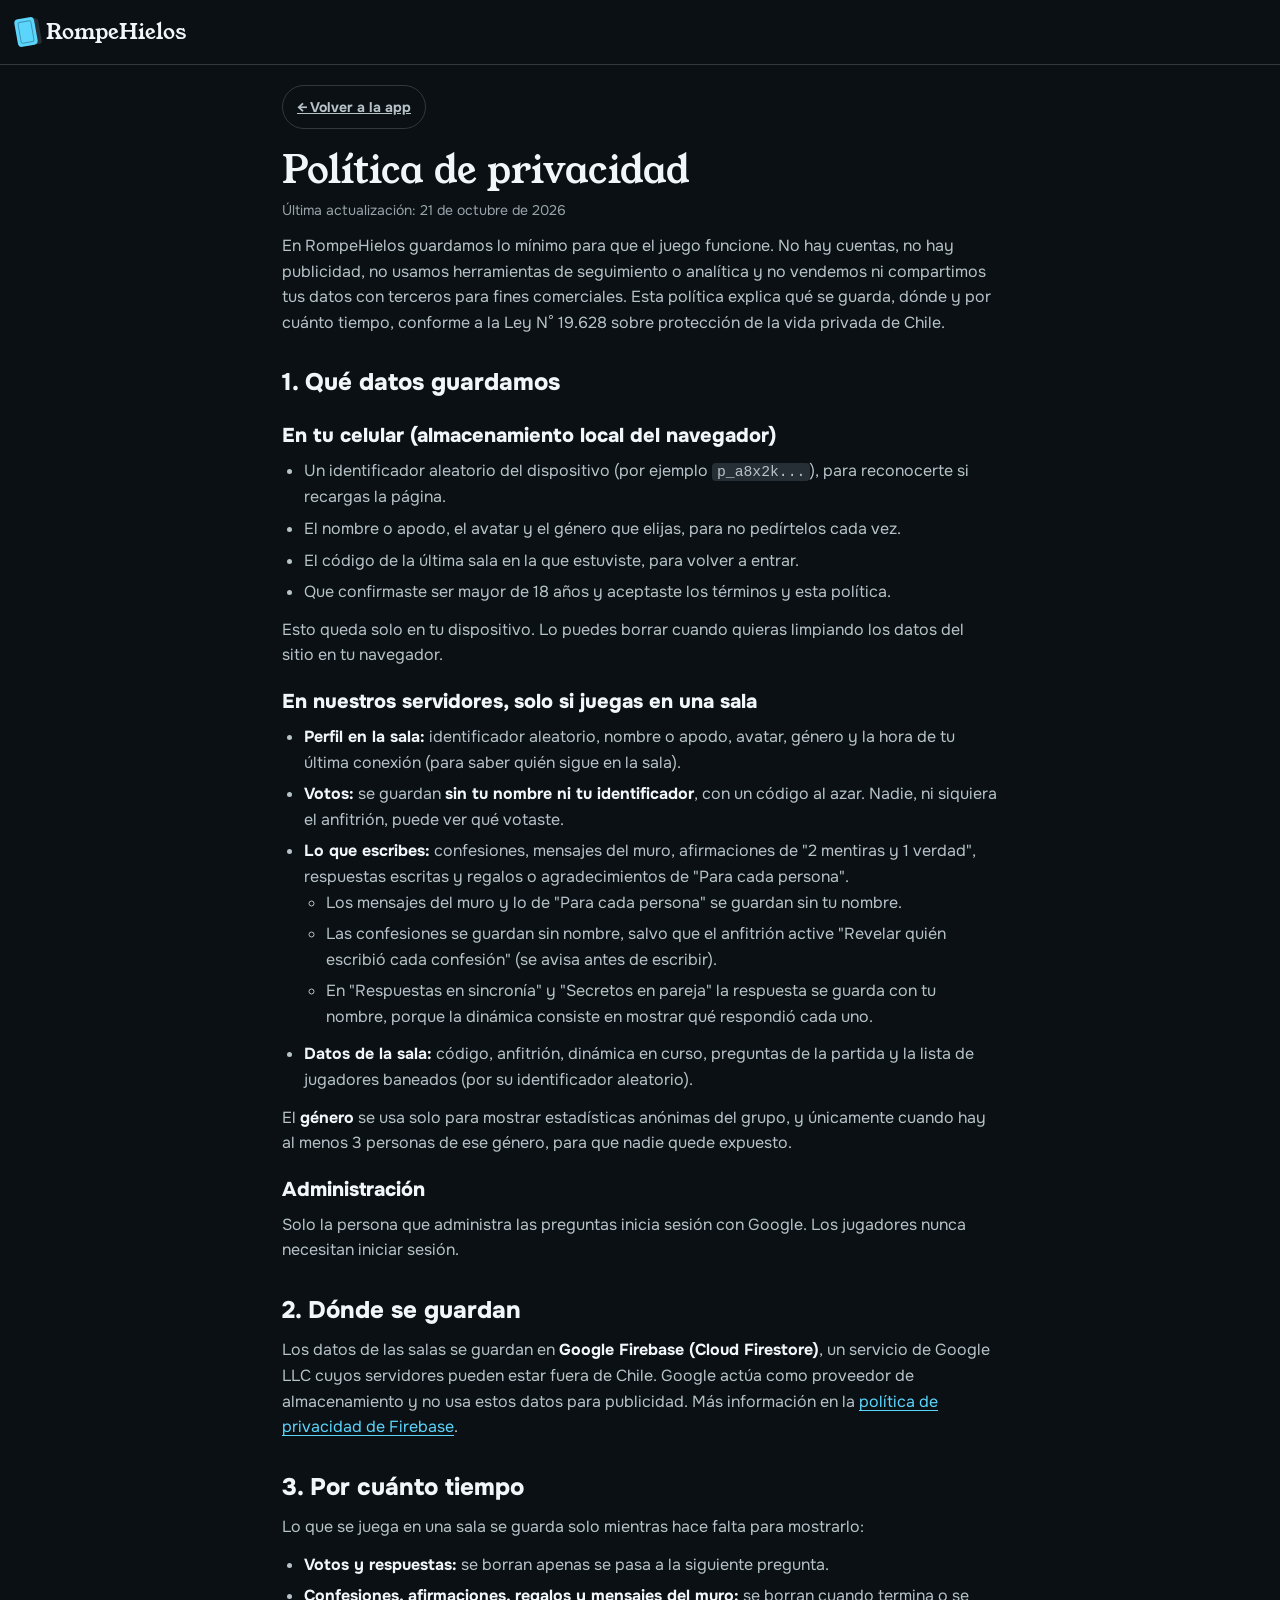
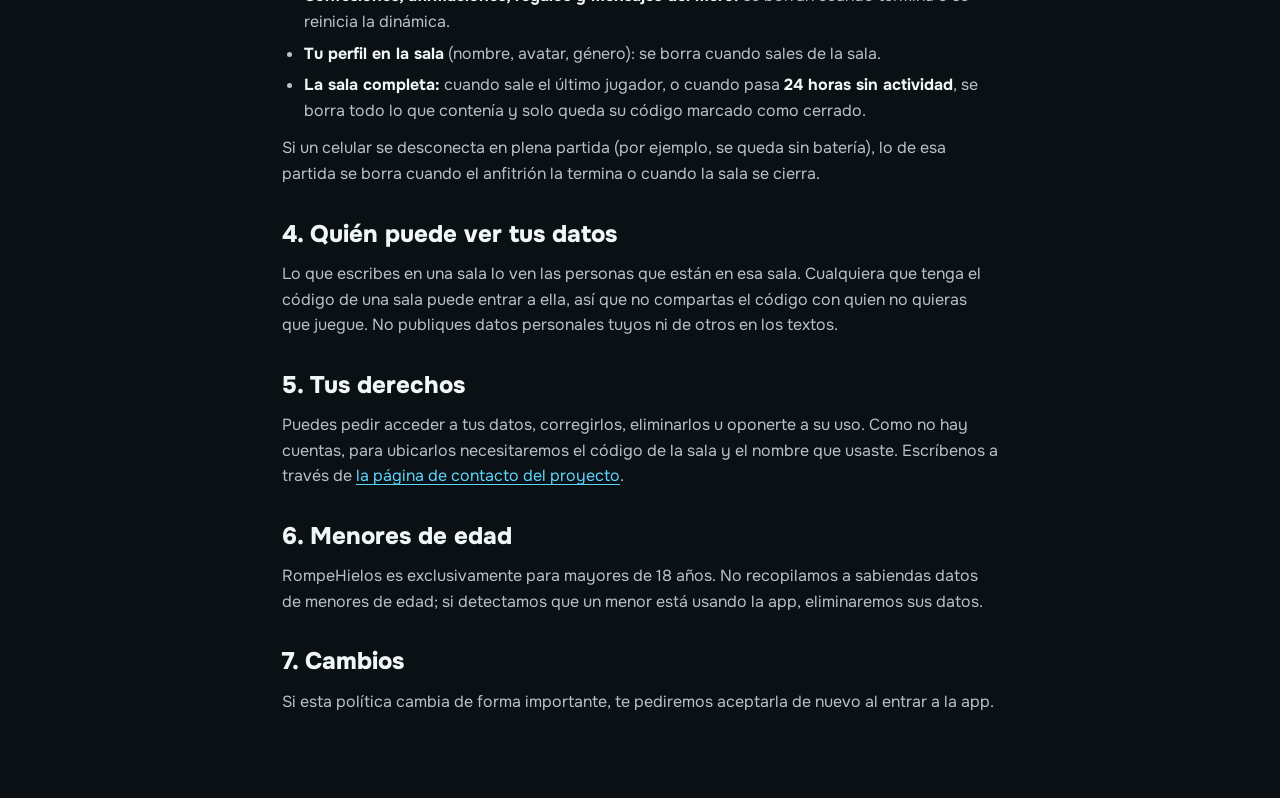
<file: privacidad.html>
<!DOCTYPE html>
<html lang="es">
<head>
  <meta charset="UTF-8">
  <meta name="viewport" content="width=device-width, initial-scale=1.0, viewport-fit=cover">
  <title>Política de privacidad · RompeHielos</title>
  <meta name="theme-color" content="#11161c">
  <link rel="stylesheet" href="style.css?v=20261022191912">
</head>
<body>
  <header class="app-header">
    <a class="brand" href="./">
      <span class="brand-mark" aria-hidden="true"></span>
      <span class="brand-title">RompeHielos</span>
    </a>
  </header>

  <main class="legal-page">
    <a class="back-btn" href="./">← Volver a la app</a>
    <h1>Política de privacidad</h1>
    <p class="legal-updated">Última actualización: 21 de octubre de 2026</p>

    <p>En RompeHielos guardamos lo mínimo para que el juego funcione. No hay cuentas, no hay publicidad, no usamos herramientas de seguimiento o analítica y no vendemos ni compartimos tus datos con terceros para fines comerciales. Esta política explica qué se guarda, dónde y por cuánto tiempo, conforme a la Ley N° 19.628 sobre protección de la vida privada de Chile.</p>

    <h2>1. Qué datos guardamos</h2>
    <h3>En tu celular (almacenamiento local del navegador)</h3>
    <ul>
      <li>Un identificador aleatorio del dispositivo (por ejemplo <code>p_a8x2k...</code>), para reconocerte si recargas la página.</li>
      <li>El nombre o apodo, el avatar y el género que elijas, para no pedírtelos cada vez.</li>
      <li>El código de la última sala en la que estuviste, para volver a entrar.</li>
      <li>Que confirmaste ser mayor de 18 años y aceptaste los términos y esta política.</li>
    </ul>
    <p>Esto queda solo en tu dispositivo. Lo puedes borrar cuando quieras limpiando los datos del sitio en tu navegador.</p>

    <h3>En nuestros servidores, solo si juegas en una sala</h3>
    <ul>
      <li><strong>Perfil en la sala:</strong> identificador aleatorio, nombre o apodo, avatar, género y la hora de tu última conexión (para saber quién sigue en la sala).</li>
      <li><strong>Votos:</strong> se guardan <strong>sin tu nombre ni tu identificador</strong>, con un código al azar. Nadie, ni siquiera el anfitrión, puede ver qué votaste.</li>
      <li><strong>Lo que escribes:</strong> confesiones, mensajes del muro, afirmaciones de "2 mentiras y 1 verdad", respuestas escritas y regalos o agradecimientos de "Para cada persona".
        <ul>
          <li>Los mensajes del muro y lo de "Para cada persona" se guardan sin tu nombre.</li>
          <li>Las confesiones se guardan sin nombre, salvo que el anfitrión active "Revelar quién escribió cada confesión" (se avisa antes de escribir).</li>
          <li>En "Respuestas en sincronía" y "Secretos en pareja" la respuesta se guarda con tu nombre, porque la dinámica consiste en mostrar qué respondió cada uno.</li>
        </ul>
      </li>
      <li><strong>Datos de la sala:</strong> código, anfitrión, dinámica en curso, preguntas de la partida y la lista de jugadores baneados (por su identificador aleatorio).</li>
    </ul>
    <p>El <strong>género</strong> se usa solo para mostrar estadísticas anónimas del grupo, y únicamente cuando hay al menos 3 personas de ese género, para que nadie quede expuesto.</p>

    <h3>Administración</h3>
    <p>Solo la persona que administra las preguntas inicia sesión con Google. Los jugadores nunca necesitan iniciar sesión.</p>

    <h2>2. Dónde se guardan</h2>
    <p>Los datos de las salas se guardan en <strong>Google Firebase (Cloud Firestore)</strong>, un servicio de Google LLC cuyos servidores pueden estar fuera de Chile. Google actúa como proveedor de almacenamiento y no usa estos datos para publicidad. Más información en la <a href="https://firebase.google.com/support/privacy" target="_blank" rel="noopener">política de privacidad de Firebase</a>.</p>

    <h2>3. Por cuánto tiempo</h2>
    <p>Lo que se juega en una sala se guarda solo mientras hace falta para mostrarlo:</p>
    <ul>
      <li><strong>Votos y respuestas:</strong> se borran apenas se pasa a la siguiente pregunta.</li>
      <li><strong>Confesiones, afirmaciones, regalos y mensajes del muro:</strong> se borran cuando termina o se reinicia la dinámica.</li>
      <li><strong>Tu perfil en la sala</strong> (nombre, avatar, género): se borra cuando sales de la sala.</li>
      <li><strong>La sala completa:</strong> cuando sale el último jugador, o cuando pasa <strong>24 horas sin actividad</strong>, se borra todo lo que contenía y solo queda su código marcado como cerrado.</li>
    </ul>
    <p>Si un celular se desconecta en plena partida (por ejemplo, se queda sin batería), lo de esa partida se borra cuando el anfitrión la termina o cuando la sala se cierra.</p>

    <h2>4. Quién puede ver tus datos</h2>
    <p>Lo que escribes en una sala lo ven las personas que están en esa sala. Cualquiera que tenga el código de una sala puede entrar a ella, así que no compartas el código con quien no quieras que juegue. No publiques datos personales tuyos ni de otros en los textos.</p>

    <h2>5. Tus derechos</h2>
    <p>Puedes pedir acceder a tus datos, corregirlos, eliminarlos u oponerte a su uso. Como no hay cuentas, para ubicarlos necesitaremos el código de la sala y el nombre que usaste. Escríbenos a través de <a href="https://github.com/KuroroX2/rompehielos/issues" target="_blank" rel="noopener">la página de contacto del proyecto</a>.</p>

    <h2>6. Menores de edad</h2>
    <p>RompeHielos es exclusivamente para mayores de 18 años. No recopilamos a sabiendas datos de menores de edad; si detectamos que un menor está usando la app, eliminaremos sus datos.</p>

    <h2>7. Cambios</h2>
    <p>Si esta política cambia de forma importante, te pediremos aceptarla de nuevo al entrar a la app.</p>
  </main>
</body>
</html>
</file>
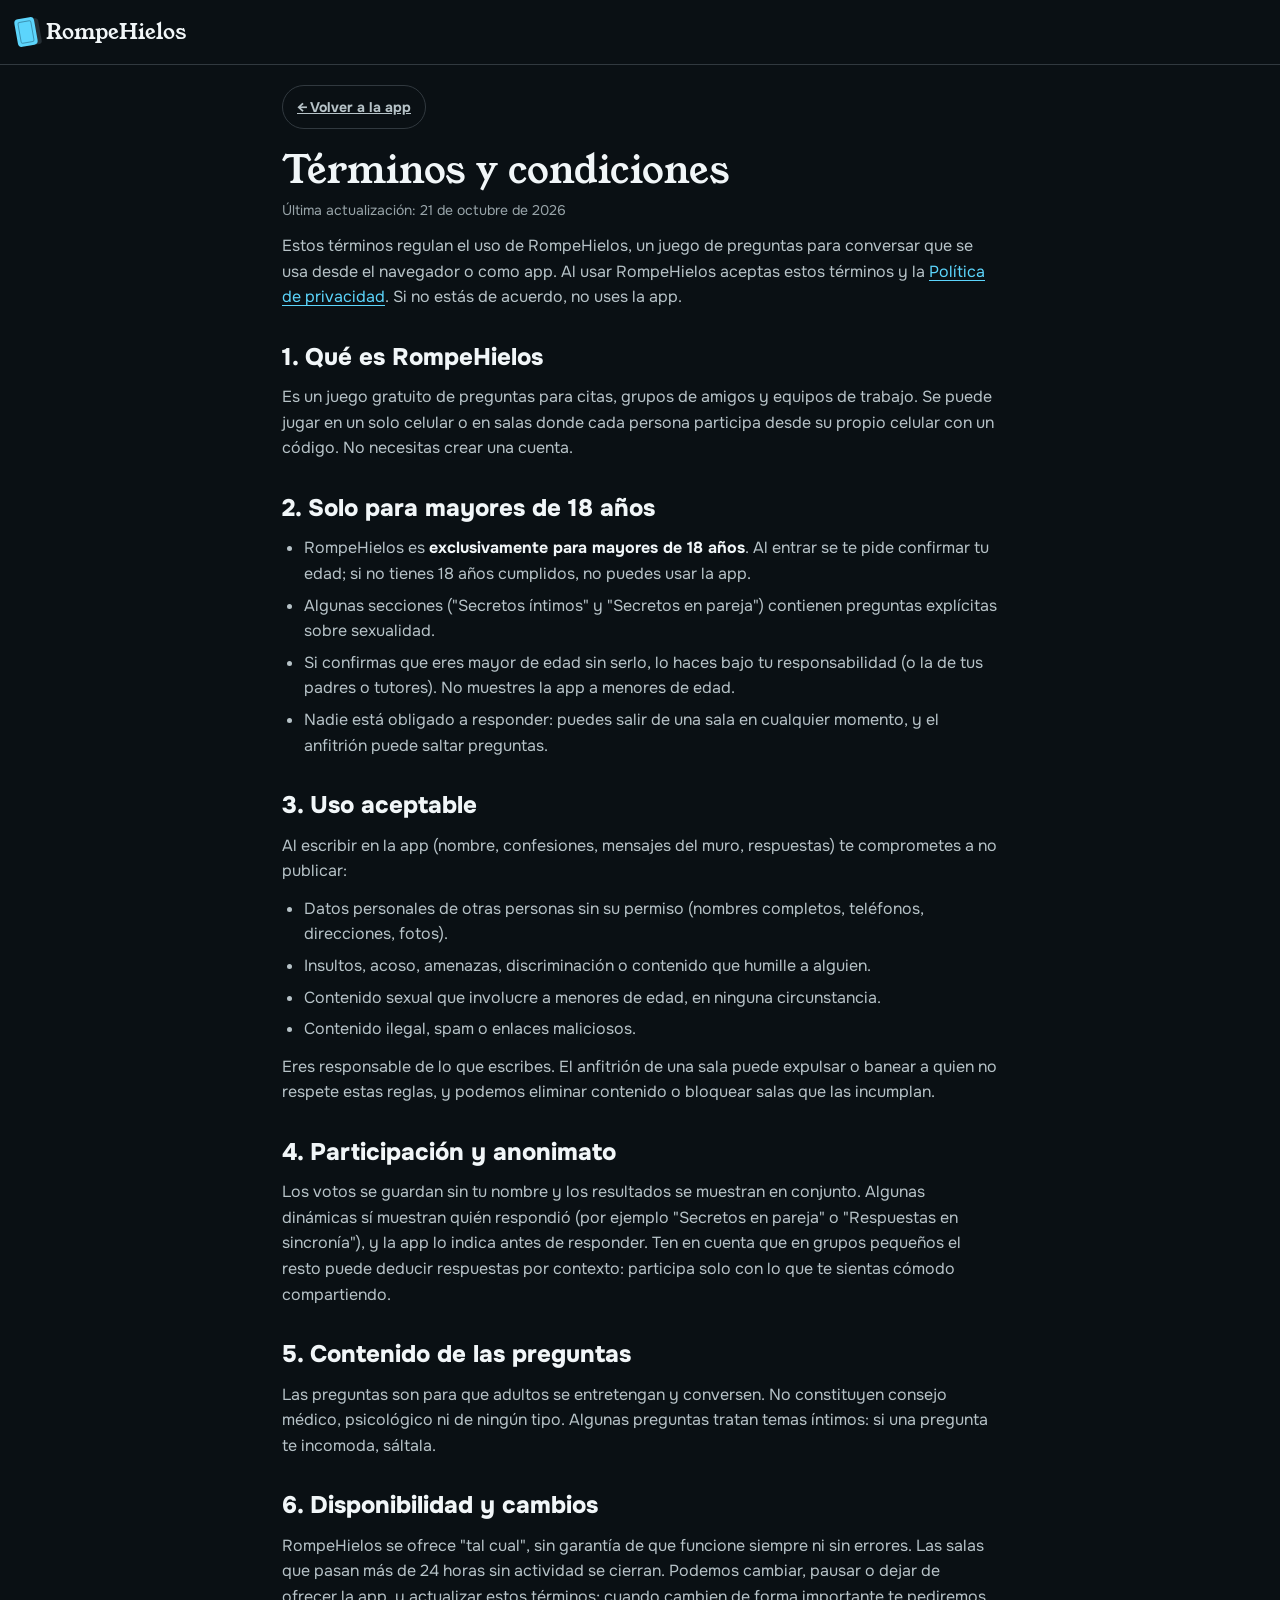
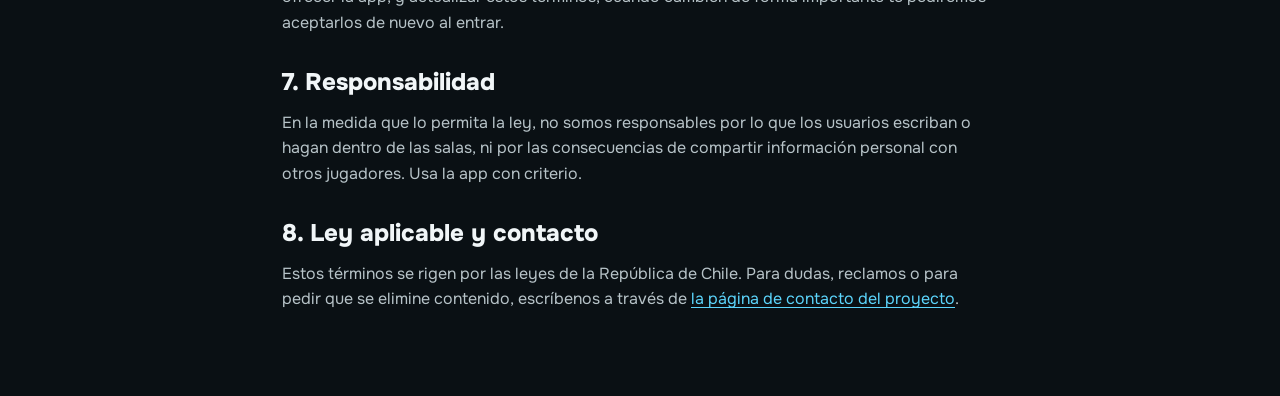
<file: terminos.html>
<!DOCTYPE html>
<html lang="es">
<head>
  <meta charset="UTF-8">
  <meta name="viewport" content="width=device-width, initial-scale=1.0, viewport-fit=cover">
  <title>Términos y condiciones · RompeHielos</title>
  <meta name="theme-color" content="#11161c">
  <link rel="stylesheet" href="style.css?v=20261022191912">
</head>
<body>
  <header class="app-header">
    <a class="brand" href="./">
      <span class="brand-mark" aria-hidden="true"></span>
      <span class="brand-title">RompeHielos</span>
    </a>
  </header>

  <main class="legal-page">
    <a class="back-btn" href="./">← Volver a la app</a>
    <h1>Términos y condiciones</h1>
    <p class="legal-updated">Última actualización: 21 de octubre de 2026</p>

    <p>Estos términos regulan el uso de RompeHielos, un juego de preguntas para conversar que se usa desde el navegador o como app. Al usar RompeHielos aceptas estos términos y la <a href="privacidad.html">Política de privacidad</a>. Si no estás de acuerdo, no uses la app.</p>

    <h2>1. Qué es RompeHielos</h2>
    <p>Es un juego gratuito de preguntas para citas, grupos de amigos y equipos de trabajo. Se puede jugar en un solo celular o en salas donde cada persona participa desde su propio celular con un código. No necesitas crear una cuenta.</p>

    <h2>2. Solo para mayores de 18 años</h2>
    <ul>
      <li>RompeHielos es <strong>exclusivamente para mayores de 18 años</strong>. Al entrar se te pide confirmar tu edad; si no tienes 18 años cumplidos, no puedes usar la app.</li>
      <li>Algunas secciones ("Secretos íntimos" y "Secretos en pareja") contienen preguntas explícitas sobre sexualidad.</li>
      <li>Si confirmas que eres mayor de edad sin serlo, lo haces bajo tu responsabilidad (o la de tus padres o tutores). No muestres la app a menores de edad.</li>
      <li>Nadie está obligado a responder: puedes salir de una sala en cualquier momento, y el anfitrión puede saltar preguntas.</li>
    </ul>

    <h2>3. Uso aceptable</h2>
    <p>Al escribir en la app (nombre, confesiones, mensajes del muro, respuestas) te comprometes a no publicar:</p>
    <ul>
      <li>Datos personales de otras personas sin su permiso (nombres completos, teléfonos, direcciones, fotos).</li>
      <li>Insultos, acoso, amenazas, discriminación o contenido que humille a alguien.</li>
      <li>Contenido sexual que involucre a menores de edad, en ninguna circunstancia.</li>
      <li>Contenido ilegal, spam o enlaces maliciosos.</li>
    </ul>
    <p>Eres responsable de lo que escribes. El anfitrión de una sala puede expulsar o banear a quien no respete estas reglas, y podemos eliminar contenido o bloquear salas que las incumplan.</p>

    <h2>4. Participación y anonimato</h2>
    <p>Los votos se guardan sin tu nombre y los resultados se muestran en conjunto. Algunas dinámicas sí muestran quién respondió (por ejemplo "Secretos en pareja" o "Respuestas en sincronía"), y la app lo indica antes de responder. Ten en cuenta que en grupos pequeños el resto puede deducir respuestas por contexto: participa solo con lo que te sientas cómodo compartiendo.</p>

    <h2>5. Contenido de las preguntas</h2>
    <p>Las preguntas son para que adultos se entretengan y conversen. No constituyen consejo médico, psicológico ni de ningún tipo. Algunas preguntas tratan temas íntimos: si una pregunta te incomoda, sáltala.</p>

    <h2>6. Disponibilidad y cambios</h2>
    <p>RompeHielos se ofrece "tal cual", sin garantía de que funcione siempre ni sin errores. Las salas que pasan más de 24 horas sin actividad se cierran. Podemos cambiar, pausar o dejar de ofrecer la app, y actualizar estos términos; cuando cambien de forma importante te pediremos aceptarlos de nuevo al entrar.</p>

    <h2>7. Responsabilidad</h2>
    <p>En la medida que lo permita la ley, no somos responsables por lo que los usuarios escriban o hagan dentro de las salas, ni por las consecuencias de compartir información personal con otros jugadores. Usa la app con criterio.</p>

    <h2>8. Ley aplicable y contacto</h2>
    <p>Estos términos se rigen por las leyes de la República de Chile. Para dudas, reclamos o para pedir que se elimine contenido, escríbenos a través de <a href="https://github.com/KuroroX2/rompehielos/issues" target="_blank" rel="noopener">la página de contacto del proyecto</a>.</p>
  </main>
</body>
</html>
</file>
<file: style.css>
@import url('https://fonts.googleapis.com/css2?family=Onest:wght@400;500;600;700;800&family=Young+Serif&display=swap');

/* ==========================================================
   RompeHielos · "Cartas de juego"
   Mesa oscura y cálida + cartas de color sólido. Ver DESIGN.md
   ========================================================== */
:root {
  /* Mesa */
  --bg: oklch(0.17 0.012 235);
  --surface: oklch(0.215 0.013 235);
  --surface-2: oklch(0.26 0.015 235);
  --surface-3: oklch(0.30 0.016 235);
  --line: oklch(0.34 0.015 235);
  --line-strong: oklch(0.46 0.02 235);

  /* Texto */
  --ink: oklch(0.97 0.006 220);
  --ink-muted: oklch(0.81 0.015 225);
  --ink-dim: oklch(0.71 0.015 225);
  --ink-dark: oklch(0.20 0.03 235);

  /* Acento de interfaz: hielo (celeste) */
  --hielo: oklch(0.82 0.12 222);
  --hielo-hover: oklch(0.87 0.10 222);
  --hielo-ink: oklch(0.20 0.05 240);
  --hielo-soft: oklch(0.82 0.12 222 / 0.15);
  --hielo-line: oklch(0.82 0.12 222 / 0.55);

  /* Estados */
  --ok: oklch(0.80 0.15 150);
  --ok-soft: oklch(0.80 0.15 150 / 0.14);
  --ok-line: oklch(0.80 0.15 150 / 0.5);
  --warn: oklch(0.86 0.13 88);
  --warn-soft: oklch(0.86 0.13 88 / 0.13);
  --warn-line: oklch(0.86 0.13 88 / 0.5);
  --bad: oklch(0.72 0.17 22);
  --bad-soft: oklch(0.72 0.17 22 / 0.14);
  --bad-line: oklch(0.72 0.17 22 / 0.5);

  /* Colores para datos (barras, géneros, opciones). Los nombres viejos se mantienen porque app.js los usa */
  --cyan: oklch(0.80 0.10 200);
  --pink: oklch(0.76 0.14 350);
  --purple: oklch(0.76 0.11 300);
  --coral: oklch(0.74 0.15 25);
  --emerald: var(--ok);
  --amber: var(--warn);

  /* Carta por defecto: naipe claro */
  --card: oklch(0.95 0.015 220);
  --card-ink: var(--ink-dark);

  --radius-sm: 8px;
  --radius-md: 14px;
  --radius-lg: 18px;
  --radius-card: 22px;
  --radius-pill: 999px;

  --shadow-card: 0 1px 0 oklch(0 0 0 / 0.25), 0 18px 36px -18px oklch(0 0 0 / 0.75);
  --ease-out: cubic-bezier(0.25, 1, 0.5, 1);

  --font-display: 'Young Serif', Georgia, serif;
  --font-body: 'Onest', system-ui, sans-serif;

  --z-header: 50;
  --z-modal: 100;
  --z-toast: 200;
}

/* ========== Mazos: un color por temática ========== */
[data-deck="citas_nivel1"]          { --card: oklch(0.89 0.07 215); --card-ink: oklch(0.22 0.05 235); }
[data-deck="citas_nivel2"]          { --card: oklch(0.85 0.09 188); --card-ink: oklch(0.22 0.05 200); }
[data-deck="citas_nivel3"]          { --card: oklch(0.45 0.13 255); --card-ink: oklch(0.97 0.01 230); }
[data-deck="dilemas_absurdos"]      { --card: oklch(0.88 0.10 165); --card-ink: oklch(0.22 0.05 170); }
[data-deck="amigos_fiesta"]         { --card: oklch(0.78 0.12 200); --card-ink: oklch(0.20 0.05 215); }
[data-deck="empresas_trabajo"]      { --card: oklch(0.76 0.07 240); --card-ink: oklch(0.20 0.04 245); }
[data-deck="quien_es_mas_probable"] { --card: oklch(0.83 0.08 280); --card-ink: oklch(0.22 0.05 280); }
[data-deck="reunion_hombres"]       { --card: oklch(0.72 0.12 255); --card-ink: oklch(0.18 0.05 260); }
[data-deck="reunion_mujeres"]       { --card: oklch(0.81 0.09 320); --card-ink: oklch(0.22 0.05 320); }
[data-deck="secretos_intimos"]      { --card: oklch(0.50 0.19 25);  --card-ink: oklch(0.97 0.01 30); }
[data-deck="confesiones"]           { --card: oklch(0.76 0.10 295); --card-ink: oklch(0.21 0.05 295); }
[data-deck="salas"]                 { --card: var(--hielo);           --card-ink: var(--hielo-ink); }

/* +18: el nivel manda sobre el mazo (1 verde → 5 rojo intenso; siempre con número y nombre) */
.lvl-1 { --card: oklch(0.80 0.14 150); --card-ink: oklch(0.21 0.04 150); --lvl: var(--card); }
.lvl-2 { --card: oklch(0.87 0.16 120); --card-ink: oklch(0.23 0.05 120); --lvl: var(--card); }
.lvl-3 { --card: oklch(0.82 0.15 78);  --card-ink: oklch(0.23 0.05 70);  --lvl: var(--card); }
.lvl-4 { --card: oklch(0.68 0.18 45);  --card-ink: oklch(0.18 0.04 40);  --lvl: var(--card); }
.lvl-5 { --card: oklch(0.50 0.21 27);  --card-ink: oklch(0.98 0.01 30);  --lvl: var(--card); }
.lvl-6 { --card: oklch(0.42 0.16 335); --card-ink: oklch(0.98 0.01 330); --lvl: var(--card); }

/* ========== Base ========== */
* {
  box-sizing: border-box;
  margin: 0;
  padding: 0;
  -webkit-tap-highlight-color: transparent;
}

[hidden] { display: none !important; }

html, body {
  min-height: 100vh;
  background-color: var(--bg);
  color: var(--ink);
  font-family: var(--font-body);
  /* clip (no hidden): hidden convierte al body en contenedor de scroll y rompe position: sticky */
  overflow-x: clip;
}

body { line-height: 1.45; }

button, input, select, textarea { font-family: inherit; }

:focus-visible {
  outline: 2px solid var(--hielo);
  outline-offset: 2px;
}

code {
  background: var(--surface-3);
  padding: 1px 5px;
  border-radius: 4px;
  font-size: 0.92em;
}

h1, h2, h3, h4 { text-wrap: balance; }

/* Ya no hay partículas: el contenedor queda vacío por compatibilidad */
.bg-particles { display: none; }

/* ========== Header ========== */
.app-header {
  position: sticky;
  top: 0;
  z-index: var(--z-header);
  display: flex;
  justify-content: space-between;
  align-items: center;
  padding: 10px 16px;
  background: var(--bg);
  border-bottom: 1px solid var(--line);
}

.brand {
  display: flex;
  align-items: center;
  gap: 10px;
  cursor: pointer;
}

/* Marca: una carta celeste inclinada */
.brand-mark {
  width: 20px;
  height: 28px;
  border-radius: 4px;
  background: var(--hielo);
  transform: rotate(-10deg);
  box-shadow: 5px 1px 0 -1px var(--surface-3);
  position: relative;
  flex-shrink: 0;
}

.brand-mark::before {
  content: "";
  position: absolute;
  inset: 3px;
  border: 1.5px solid oklch(0.20 0.05 240 / 0.35);
  border-radius: 2px;
}

.brand-icon { font-size: 24px; }

.brand-title {
  font-family: var(--font-display);
  font-weight: 400;
  font-size: 21px;
  color: var(--ink);
}

.nav-actions {
  display: flex;
  gap: 6px;
}

.btn-icon {
  background: transparent;
  border: 1px solid var(--line);
  color: var(--ink-muted);
  width: 44px;
  height: 44px;
  border-radius: 12px;
  display: flex;
  align-items: center;
  justify-content: center;
  cursor: pointer;
  font-size: 16px;
  transition: background 0.2s var(--ease-out), color 0.2s var(--ease-out), border-color 0.2s var(--ease-out);
}

.btn-icon svg { width: 20px; height: 20px; }

.btn-icon:hover {
  background: var(--surface-2);
  color: var(--ink);
  border-color: var(--line-strong);
}

/* ========== Layout ========== */
.app-container {
  position: relative;
  max-width: 960px;
  margin: 0 auto;
  padding: 20px 16px 72px;
}

.view-screen { display: none; }

.view-screen.active {
  display: block;
  animation: viewIn 0.22s var(--ease-out);
}

@keyframes viewIn {
  from { transform: translateY(6px); }
  to { transform: none; }
}

.center { text-align: center; }
.stack { display: flex; flex-direction: column; gap: 12px; }
.row-wrap { display: flex; flex-wrap: wrap; gap: 8px; margin: 12px 0; }
.row-center { display: flex; flex-wrap: wrap; gap: 12px; justify-content: center; }
.row-between { display: flex; justify-content: space-between; align-items: center; gap: 8px; }
.two-col { display: grid; grid-template-columns: 1fr 1fr; gap: 10px; margin: 14px 0 4px; }

/* ========== Tipografía común ========== */
.eyebrow {
  display: block;
  font-size: 13px;
  font-weight: 700;
  color: var(--ink-dim);
  margin-bottom: 6px;
}

.page-intro {
  text-align: center;
  max-width: 680px;
  margin: 0 auto 22px;
}

.page-title,
.panel-title {
  font-family: var(--font-display);
  font-weight: 400;
  text-align: center;
  line-height: 1.2;
}

.page-title { font-size: clamp(26px, 5vw, 34px); margin-bottom: 8px; }
.panel-title { font-size: 24px; margin-bottom: 8px; }
.panel-title.left { text-align: left; margin-bottom: 0; }

.page-desc,
.panel-desc {
  color: var(--ink-muted);
  font-size: 15px;
  line-height: 1.5;
  text-align: center;
  margin-bottom: 16px;
}

.panel-desc.left { text-align: left; }

.block-title {
  font-size: 15px;
  font-weight: 800;
  color: var(--ink);
  margin: 16px 0 8px;
}

.muted-small {
  font-size: 13px;
  color: var(--ink-muted);
  margin-top: 8px;
}

.field-label {
  display: block;
  font-size: 14px;
  font-weight: 700;
  color: var(--ink-muted);
  margin: 16px 0 6px;
}

/* Antes era texto con degradado: ahora un color sólido */
.text-gradient { color: var(--hielo); }

/* ========== Inicio ========== */
.hero {
  text-align: center;
  padding: 18px 0 24px;
}

.hero-pill { display: none; }

.hero-title {
  font-family: var(--font-display);
  font-size: clamp(34px, 9vw, 56px);
  font-weight: 400;
  line-height: 1.08;
  margin-bottom: 14px;
}

.hero-sub {
  color: var(--ink-muted);
  font-size: 16px;
  max-width: 460px;
  margin: 0 auto 28px;
  line-height: 1.55;
}

.mode-selection-grid {
  display: grid;
  grid-template-columns: repeat(auto-fit, minmax(260px, 1fr));
  gap: 18px;
  text-align: left;
}

/* Tarjeta base: cualquier "carta" de la app */
.mode-card,
.category-card,
.question-card-3d,
.question-hero,
.persona-hero {
  position: relative;
  background: var(--card);
  color: var(--card-ink);
  border-radius: var(--radius-card);
  box-shadow: var(--shadow-card);
}

/* Marco interior, como un naipe impreso */
.mode-card::before,
.category-card::before,
.question-card-3d::before,
.question-hero::before,
.persona-hero::before {
  content: "";
  position: absolute;
  inset: 7px;
  border: 1.5px solid color-mix(in oklch, var(--card-ink) 22%, transparent);
  border-radius: 16px;
  pointer-events: none;
}

.mode-card {
  padding: 22px 22px 18px;
  cursor: pointer;
  display: flex;
  flex-direction: column;
  min-height: 210px;
  transition: transform 0.3s var(--ease-out);
}

.mode-card.card-solo { --card: oklch(0.92 0.05 215); --card-ink: oklch(0.22 0.05 235); }
.mode-card.card-multi { --card: var(--hielo); --card-ink: var(--hielo-ink); }
.mode-card.card-tv { --card: oklch(0.85 0.09 188); --card-ink: oklch(0.22 0.05 200); }

.mode-card:nth-child(1) { transform: rotate(-1.2deg); }
.mode-card:nth-child(3) { transform: rotate(1deg); }

.mode-card:hover,
.mode-card:focus-visible {
  transform: translateY(-4px) rotate(0deg);
}

.card-header-icon,
.card-rank {
  font-family: var(--font-display);
  font-size: 30px;
  line-height: 1;
  margin-bottom: 14px;
}

.mode-card h2,
.mode-card h3 {
  font-family: var(--font-display);
  font-size: 24px;
  font-weight: 400;
  line-height: 1.15;
  margin-bottom: 8px;
}

.mode-card p {
  color: color-mix(in oklch, var(--card-ink) 82%, var(--card));
  font-size: 15px;
  line-height: 1.5;
  margin-bottom: 16px;
  flex: 1;
}

.mode-footer {
  display: flex;
  align-items: center;
  justify-content: space-between;
  padding-top: 12px;
  border-top: 1.5px solid color-mix(in oklch, var(--card-ink) 20%, transparent);
  font-size: 14px;
  font-weight: 600;
}

.mode-footer strong { font-weight: 800; }

/* ========== Chips de filtro (1 celular y TV) ========== */
.chip-row {
  display: flex;
  justify-content: center;
  gap: 8px;
  flex-wrap: wrap;
}

.chip-row.compact { gap: 6px; }

.filter-chip {
  min-height: 44px;
  background: transparent;
  border: 1.5px solid var(--line);
  color: var(--ink-muted);
  font-size: 14px;
  font-weight: 700;
  padding: 8px 14px;
  border-radius: var(--radius-pill);
  cursor: pointer;
  transition: background 0.2s var(--ease-out), color 0.2s var(--ease-out), border-color 0.2s var(--ease-out);
}

.chip-row.compact .filter-chip {
  min-height: 36px;
  font-size: 13px;
  padding: 6px 11px;
}

.filter-chip:hover {
  color: var(--ink);
  border-color: var(--line-strong);
}

.filter-chip.active {
  background: var(--ink);
  border-color: var(--ink);
  color: var(--bg);
}

/* ========== Categorías (mazos) ========== */
.categories-grid {
  display: grid;
  grid-template-columns: repeat(auto-fill, minmax(240px, 1fr));
  gap: 16px;
}

.category-card {
  padding: 20px 20px 16px;
  cursor: pointer;
  transition: transform 0.3s var(--ease-out);
  display: flex;
  flex-direction: column;
}

.category-card:hover,
.category-card:focus-visible {
  transform: translateY(-3px) rotate(-0.6deg);
}

.category-top {
  display: flex;
  align-items: flex-start;
  justify-content: space-between;
  margin-bottom: 10px;
}

.cat-emoji { font-size: 28px; line-height: 1; }

.cat-badge {
  font-size: 12px;
  font-weight: 800;
  padding: 3px 9px;
  border-radius: var(--radius-pill);
  background: color-mix(in oklch, var(--card-ink) 12%, transparent);
  color: var(--card-ink) !important;
}

.category-card h3,
.category-card h4 {
  font-family: var(--font-display);
  font-size: 21px;
  font-weight: 400;
  line-height: 1.2;
  margin-bottom: 6px;
}

.category-card p {
  color: color-mix(in oklch, var(--card-ink) 82%, var(--card));
  font-size: 14px;
  line-height: 1.45;
  margin-bottom: 12px;
  flex: 1;
}

.cat-counts {
  display: flex;
  gap: 6px;
  margin-bottom: 12px;
}

.count-chip {
  font-size: 12.5px;
  font-weight: 700;
  padding: 2px 9px;
  border-radius: var(--radius-pill);
  background: var(--surface-2);
  color: var(--ink-muted);
}

.category-card .count-chip {
  background: color-mix(in oklch, var(--card-ink) 12%, transparent);
  color: var(--card-ink);
}

.cat-meta {
  font-size: 13.5px;
  font-weight: 600;
  display: flex;
  justify-content: space-between;
  align-items: center;
  padding-top: 10px;
  border-top: 1.5px solid color-mix(in oklch, var(--card-ink) 20%, transparent);
}

.cat-meta strong { font-weight: 800; }

/* ========== Encabezados de pantalla ========== */
.game-header {
  display: flex;
  justify-content: space-between;
  align-items: center;
  gap: 8px;
  flex-wrap: wrap;
  margin-bottom: 16px;
}

.back-btn {
  display: inline-flex;
  align-items: center;
  gap: 6px;
  min-height: 44px;
  background: transparent;
  border: 1.5px solid var(--line);
  color: var(--ink-muted);
  font-size: 14px;
  font-weight: 700;
  padding: 8px 14px;
  border-radius: var(--radius-pill);
  cursor: pointer;
  transition: background 0.2s var(--ease-out), color 0.2s var(--ease-out);
}

.back-btn:hover {
  background: var(--surface-2);
  color: var(--ink);
}

.turn-pill {
  display: inline-flex;
  align-items: center;
  gap: 6px;
  color: var(--ink-muted);
  font-size: 14px;
  font-weight: 700;
  padding: 6px 4px;
}

.turn-pill.pill-purple { color: var(--ink-muted); }

/* ========== 1 celular: mesa ========== */
.solo-table-wrapper {
  max-width: 560px;
  margin: 0 auto;
  min-height: calc(100vh - 160px);
  min-height: calc(100dvh - 160px);
  display: flex;
  flex-direction: column;
  justify-content: space-between;
  gap: 12px;
}

.dual-side-bar {
  padding: 10px 16px;
  border-radius: var(--radius-md);
  font-size: 14px;
  font-weight: 700;
  display: flex;
  align-items: center;
  justify-content: space-between;
  transition: background 0.3s var(--ease-out), border-color 0.3s var(--ease-out), color 0.3s var(--ease-out);
  user-select: none;
  border: 1.5px solid var(--line);
  background: var(--surface);
  color: var(--ink-dim);
}

/* La barra superior está siempre rotada para que el Jugador 2, al otro lado de la mesa, la lea derecha */
.dual-side-bar.top-edge { transform: rotate(180deg); }

.dual-side-bar.active-player {
  border-color: var(--hielo-line);
  background: var(--hielo-soft);
  color: var(--ink);
}

.player-status-badge {
  display: inline-flex;
  align-items: center;
  gap: 8px;
}

.player-dot {
  width: 10px;
  height: 10px;
  border-radius: 50%;
}

.p1-dot { background: var(--hielo); }
.p2-dot { background: var(--pink); }

.solo-rotating-arena {
  flex: 1;
  display: flex;
  flex-direction: column;
  justify-content: center;
  gap: 14px;
  transition: transform 0.55s var(--ease-out);
}

.solo-rotating-arena.rotate-180 { transform: rotate(180deg); }

.question-card-3d {
  min-height: 360px;
  flex: 1;
  padding: 24px 22px;
  display: flex;
  flex-direction: column;
  justify-content: space-between;
  user-select: none;
  cursor: pointer;
}

/* "Repartir" la carta al cambiar de pregunta */
.question-card-3d.shake { animation: cardDeal 0.32s var(--ease-out); }

@keyframes cardDeal {
  from { transform: translateX(18px) rotate(2.5deg); }
  to { transform: none; }
}

.card-category-indicator {
  display: flex;
  align-items: center;
  justify-content: space-between;
  gap: 8px;
  flex-wrap: wrap;
  font-size: 13px;
  font-weight: 800;
  color: var(--card-ink);
}

#solo-cat-badge { color: var(--card-ink) !important; }

.card-question-container {
  flex: 1;
  display: flex;
  align-items: center;
  justify-content: center;
  padding: 24px 4px;
}

.card-question-text {
  font-family: var(--font-display);
  font-size: clamp(24px, 6.4vw, 34px);
  font-weight: 400;
  line-height: 1.28;
  text-align: center;
  text-wrap: balance;
  color: var(--card-ink);
}

.card-instructions {
  text-align: center;
  font-size: 13px;
  font-weight: 600;
  color: color-mix(in oklch, var(--card-ink) 75%, var(--card));
}

.card-actions-bar {
  display: flex;
  gap: 10px;
  justify-content: center;
  flex-wrap: wrap;
}

.type-badge {
  display: inline-block;
  font-size: 13px;
  font-weight: 800;
  background: var(--surface-2);
  color: var(--ink-muted);
  padding: 4px 11px;
  border-radius: var(--radius-pill);
}

/* Dentro de una carta, las etiquetas toman la tinta de la carta */
.question-card-3d .type-badge,
.question-hero .type-badge,
.persona-hero .type-badge {
  background: color-mix(in oklch, var(--card-ink) 12%, transparent);
  color: var(--card-ink);
}

.type-badge.is-choice { font-weight: 800; }

.type-badge.big {
  font-size: 15px;
  padding: 7px 16px;
  margin-bottom: 18px;
}

/* ========== Botones ========== */
.btn {
  min-height: 48px;
  font-weight: 700;
  font-size: 15.5px;
  padding: 12px 20px;
  border-radius: var(--radius-md);
  border: 1.5px solid transparent;
  cursor: pointer;
  display: inline-flex;
  align-items: center;
  justify-content: center;
  gap: 8px;
  color: var(--ink);
  transition: transform 0.2s var(--ease-out), background 0.2s var(--ease-out), border-color 0.2s var(--ease-out);
}

.btn:active:not(:disabled) { transform: scale(0.98); }

.btn:disabled {
  opacity: 0.55;
  cursor: not-allowed;
  transform: none !important;
}

.btn-sm { min-height: 44px; font-size: 14px; padding: 8px 14px; border-radius: 12px; }
.btn-xs { min-height: 36px; font-size: 13px; padding: 5px 10px; border-radius: 10px; }
.btn-block { width: 100%; }

/* Acción principal: ají sólido con texto oscuro */
.btn-primary,
.btn-purple {
  background: var(--hielo);
  color: var(--hielo-ink);
  font-weight: 800;
}

.btn-primary:hover:not(:disabled),
.btn-purple:hover:not(:disabled) { background: var(--hielo-hover); }

.btn-primary:disabled,
.btn-purple:disabled {
  background: var(--surface-2);
  color: var(--ink-muted);
  border-color: var(--line);
  opacity: 1;
}

.btn-whatsapp {
  background: oklch(0.78 0.17 150);
  color: oklch(0.20 0.05 150);
  font-weight: 800;
}

.btn-whatsapp:hover:not(:disabled) { background: oklch(0.82 0.16 150); }

.btn-secondary {
  background: var(--surface-2);
  border-color: var(--line);
}

.btn-secondary:hover:not(:disabled) {
  background: var(--surface-3);
  border-color: var(--line-strong);
}

.btn-danger {
  background: var(--bad-soft);
  color: var(--bad);
  border-color: var(--bad-line);
}

.btn-ghost {
  background: transparent;
  color: var(--ink-dim);
  font-size: 14px;
  margin-top: 16px;
}

.btn-ghost:hover { color: var(--bad); }

/* ========== Formularios ========== */
.input-field {
  width: 100%;
  min-height: 48px;
  background: var(--surface);
  border: 1.5px solid var(--line);
  border-radius: var(--radius-md);
  padding: 12px 15px;
  font-size: 16px;
  color: var(--ink);
  outline: none;
  transition: border-color 0.2s var(--ease-out);
}

.input-field::placeholder { color: var(--ink-dim); }

.input-field:focus { border-color: var(--hielo); }

textarea.input-field { resize: none; margin-bottom: 12px; }
select.input-field { cursor: pointer; }

.code-input {
  text-transform: uppercase;
  font-weight: 800;
  letter-spacing: 3px;
  text-align: center;
}

.join-row {
  display: flex;
  gap: 8px;
  margin-top: 12px;
}

.join-row .input-field { flex: 1; min-width: 0; }
.join-row.narrow { max-width: 420px; margin: 16px auto 0; }

.segmented {
  display: grid;
  grid-template-columns: repeat(3, 1fr);
  gap: 8px;
}

.segmented-opt {
  min-height: 46px;
  padding: 10px 6px;
  background: var(--surface);
  border: 1.5px solid var(--line);
  border-radius: var(--radius-md);
  font-size: 14px;
  font-weight: 700;
  color: var(--ink-muted);
  cursor: pointer;
  transition: background 0.2s var(--ease-out), border-color 0.2s var(--ease-out), color 0.2s var(--ease-out);
}

.segmented-opt:hover { border-color: var(--line-strong); }

.segmented-opt.selected {
  border-color: var(--hielo);
  background: var(--hielo-soft);
  color: var(--ink);
}

.switch-row {
  display: flex;
  align-items: center;
  justify-content: space-between;
  gap: 12px;
  background: var(--surface);
  border: 1px solid var(--line);
  padding: 12px 14px;
  border-radius: var(--radius-md);
  margin: 10px 0;
}

.switch-row label { cursor: pointer; }
.switch-row strong { display: block; font-size: 14.5px; }
.switch-row small { color: var(--ink-muted); font-size: 13px; }

.switch-row input[type="checkbox"] {
  width: 22px;
  height: 22px;
  accent-color: var(--hielo);
  cursor: pointer;
  flex-shrink: 0;
}

/* ========== Avisos ========== */
.notice {
  border-radius: var(--radius-md);
  padding: 10px 14px;
  margin: 12px 0;
  font-size: 14px;
  font-weight: 600;
  line-height: 1.45;
  text-align: center;
  border: 1.5px solid;
}

.notice-safe { background: var(--ok-soft); border-color: var(--ok-line); color: var(--ok); }
.notice-warn { background: var(--warn-soft); border-color: var(--warn-line); color: var(--warn); }
.notice-info { background: var(--surface); border-color: var(--line); color: var(--ink-muted); text-align: left; }

/* ========== Salas ========== */
.room-box {
  background: var(--surface);
  border: 1px solid var(--line);
  border-radius: var(--radius-card);
  padding: 24px 20px;
  max-width: 580px;
  margin: 0 auto;
}

.room-box.inner { margin-bottom: 16px; }

.section-block {
  border-top: 1px solid var(--line);
  margin-top: 18px;
  padding-top: 6px;
}

/* El código de la sala es una carta celeste */
.room-code-badge {
  display: block;
  width: 100%;
  position: relative;
  background: var(--hielo);
  color: var(--hielo-ink);
  border: none;
  border-radius: var(--radius-lg);
  padding: 16px;
  margin: 6px 0 4px;
  cursor: pointer;
  box-shadow: var(--shadow-card);
  transition: transform 0.2s var(--ease-out);
}

.room-code-badge::before {
  content: "";
  position: absolute;
  inset: 6px;
  border: 1.5px dashed oklch(0.20 0.05 240 / 0.35);
  border-radius: 12px;
  pointer-events: none;
}

.room-code-badge:hover { transform: translateY(-2px); }

.room-code-value {
  display: block;
  font-size: 40px;
  font-weight: 800;
  letter-spacing: 0.16em;
  line-height: 1.15;
}

.room-code-hint {
  font-size: 13px;
  font-weight: 700;
}

.avatar-selector {
  display: flex;
  gap: 10px;
  overflow-x: auto;
  padding: 6px 4px;
  scrollbar-width: none;
}

.avatar-selector::-webkit-scrollbar { display: none; }

.avatar-opt {
  font-size: 24px;
  background: var(--surface-2);
  border: 2px solid transparent;
  border-radius: 50%;
  width: 48px;
  height: 48px;
  display: flex;
  align-items: center;
  justify-content: center;
  cursor: pointer;
  flex-shrink: 0;
  transition: border-color 0.2s var(--ease-out), transform 0.2s var(--ease-out);
}

.avatar-opt.selected {
  border-color: var(--hielo);
  background: var(--hielo-soft);
  transform: scale(1.08);
}

.players-pill-list {
  display: flex;
  flex-wrap: wrap;
  gap: 8px;
  margin: 6px 0;
}

.players-pill-list.center-list {
  justify-content: center;
  max-width: 760px;
  margin: 24px auto 0;
}

.player-chip {
  display: inline-flex;
  align-items: center;
  gap: 6px;
  min-height: 36px;
  background: var(--surface-2);
  border: 1px solid var(--line);
  padding: 6px 12px;
  border-radius: var(--radius-pill);
  font-size: 14px;
  font-weight: 600;
}

.player-chip.is-host {
  border-color: var(--warn-line);
  color: var(--warn);
}

.dynamics-grid {
  display: grid;
  grid-template-columns: repeat(auto-fit, minmax(200px, 1fr));
  gap: 10px;
  margin: 12px 0 16px;
}

.dynamic-card-radio {
  text-align: left;
  background: var(--surface-2);
  border: 1.5px solid var(--line);
  border-radius: var(--radius-md);
  padding: 13px;
  cursor: pointer;
  color: var(--ink);
  transition: background 0.2s var(--ease-out), border-color 0.2s var(--ease-out);
  display: flex;
  flex-direction: column;
  gap: 3px;
}

.dynamic-card-radio:hover { border-color: var(--line-strong); }

.dynamic-card-radio.selected {
  border-color: var(--hielo);
  background: var(--hielo-soft);
}

.dyn-icon { font-size: 22px; }
.dynamic-card-radio strong { font-size: 15px; }
.dynamic-card-radio small { color: var(--ink-muted); font-size: 13px; line-height: 1.4; }

.waiting {
  text-align: center;
  padding: 22px 0;
  color: var(--ink-muted);
  font-size: 15px;
}

.waiting.compact {
  padding: 12px;
  font-size: 14px;
  background: var(--surface-2);
  border-radius: var(--radius-md);
}

.waiting.compact:empty { display: none; }

.status-chips {
  display: flex;
  flex-wrap: wrap;
  justify-content: center;
  gap: 6px;
  margin: 14px 0 0;
}

.status-chip {
  font-size: 13px;
  font-weight: 700;
  padding: 5px 11px;
  border-radius: var(--radius-pill);
  background: var(--surface);
  border: 1px solid var(--line);
  color: var(--ink-muted);
}

.status-chip.is-done {
  background: var(--ok-soft);
  border-color: var(--ok-line);
  color: var(--ok);
}

.status-chip.is-turn {
  background: var(--hielo-soft);
  border-color: var(--hielo-line);
  color: var(--ink);
}

.answer-people {
  display: flex;
  flex-wrap: wrap;
  gap: 6px;
}

.waiting-icon {
  font-size: 32px;
  margin-bottom: 8px;
}

/* ========== Juego en sala ========== */
.game-dynamic-box {
  max-width: 600px;
  margin: 0 auto;
}

.question-hero {
  padding: 26px 22px 30px;
  text-align: center;
  margin-bottom: 14px;
}

.question-hero .type-badge { margin-bottom: 16px; }

.question-hero-text {
  font-family: var(--font-display);
  font-size: clamp(23px, 6vw, 32px);
  font-weight: 400;
  line-height: 1.28;
  text-wrap: balance;
  color: var(--card-ink);
}

.question-hero.purple { --card: oklch(0.76 0.10 295); --card-ink: oklch(0.21 0.05 295); }

.voting-options-grid {
  display: grid;
  grid-template-columns: repeat(auto-fit, minmax(150px, 1fr));
  gap: 10px;
  margin: 14px 0;
}

.vote-btn {
  min-height: 52px;
  background: var(--surface);
  border: 1.5px solid var(--line);
  border-radius: var(--radius-md);
  padding: 14px;
  font-size: 16px;
  font-weight: 700;
  color: var(--ink);
  cursor: pointer;
  display: flex;
  align-items: center;
  justify-content: center;
  gap: 10px;
  transition: background 0.2s var(--ease-out), border-color 0.2s var(--ease-out), transform 0.2s var(--ease-out);
}

.vote-btn:hover {
  background: var(--surface-2);
  border-color: var(--hielo);
}

.vote-btn:active { transform: scale(0.98); }

.vote-btn.big { font-size: 19px; padding: 20px 12px; }
.vote-btn.big.yes { border-color: var(--ok-line); background: var(--ok-soft); }
.vote-btn.big.no { border-color: var(--bad-line); background: var(--bad-soft); }

.vote-btn.option {
  justify-content: flex-start;
  text-align: left;
  grid-column: 1 / -1;
}

.vote-btn.option.compact {
  grid-column: auto;
  font-size: 15px;
  padding: 12px;
}

.opt-letter {
  flex-shrink: 0;
  width: 30px;
  height: 30px;
  border-radius: 8px;
  background: var(--ink);
  color: var(--bg);
  display: inline-flex;
  align-items: center;
  justify-content: center;
  font-family: var(--font-display);
  font-size: 16px;
}

.vote-avatar { font-size: 22px; }

.voted-status {
  text-align: center;
  padding: 14px;
  color: var(--ok);
  font-weight: 700;
  background: var(--ok-soft);
  border: 1.5px solid var(--ok-line);
  border-radius: var(--radius-md);
  margin: 12px 0;
}

.progress-line {
  text-align: center;
  font-size: 14px;
  font-weight: 700;
  color: var(--ink-muted);
  margin: 10px 0;
}

.progress-line:empty { display: none; }

.speaker-card {
  text-align: center;
  background: var(--surface);
  border: 1.5px solid var(--line);
  border-radius: var(--radius-lg);
  padding: 18px;
  margin: 12px 0;
  color: var(--ink-muted);
  font-size: 14.5px;
}

.speaker-card.is-me {
  border-color: var(--hielo);
  background: var(--hielo-soft);
  color: var(--ink);
}

.speaker-name {
  font-family: var(--font-display);
  font-size: 28px;
  color: var(--ink);
  margin-bottom: 4px;
}

.results-box {
  border-top: 1px solid var(--line);
  margin-top: 12px;
  padding-top: 14px;
}

.results-headline {
  text-align: center;
  font-family: var(--font-display);
  font-size: 22px;
  font-weight: 400;
  line-height: 1.25;
  margin: 8px 0 12px;
}

.results-headline.subtle {
  font-family: var(--font-body);
  font-size: 15px;
  font-weight: 700;
  color: var(--ink-muted);
  background: var(--surface);
  border: 1.5px dashed var(--line-strong);
  border-radius: var(--radius-md);
  padding: 12px;
}

.results-bars-list {
  display: flex;
  flex-direction: column;
  gap: 10px;
  margin: 12px 0;
}

.result-row {
  background: var(--surface);
  border: 1px solid var(--line);
  border-radius: var(--radius-md);
  padding: 12px 14px;
}

.result-row.is-top { border-color: var(--hielo); background: var(--hielo-soft); }

.result-row-head {
  display: flex;
  justify-content: space-between;
  align-items: center;
  gap: 8px;
  font-size: 15px;
  font-weight: 700;
  margin-bottom: 8px;
}

.result-row-head strong { color: var(--ink-muted); font-size: 14px; white-space: nowrap; }

.result-track {
  background: var(--surface-3);
  height: 10px;
  border-radius: 5px;
  overflow: hidden;
}

/* El ancho lo pone app.js; la barra "crece" con transform para no recalcular el layout */
.result-fill {
  height: 100%;
  transform-origin: left center;
  animation: barGrow 0.7s var(--ease-out);
}

@keyframes barGrow {
  from { transform: scaleX(0); }
  to { transform: scaleX(1); }
}

.stat-pair {
  display: grid;
  grid-template-columns: 1fr 1fr;
  gap: 10px;
}

.stat-box {
  border-radius: var(--radius-md);
  padding: 14px;
  text-align: center;
  border: 1.5px solid;
  font-size: 14px;
  font-weight: 700;
  display: flex;
  flex-direction: column;
  gap: 2px;
}

.stat-box.yes { background: var(--ok-soft); border-color: var(--ok-line); color: var(--ok); }
.stat-box.no { background: var(--bad-soft); border-color: var(--bad-line); color: var(--bad); }

.stat-num {
  font-family: var(--font-display);
  font-size: 34px;
  line-height: 1.1;
}

.author-reveal {
  text-align: center;
  background: var(--surface);
  border: 1.5px solid var(--hielo);
  border-radius: var(--radius-lg);
  padding: 16px;
  margin: 14px 0;
}

.author-reveal .eyebrow { color: var(--ink-muted); }

/* Botones del anfitrión: pegados abajo, al alcance del pulgar */
.host-bar {
  position: sticky;
  bottom: 0;
  display: flex;
  flex-wrap: wrap;
  gap: 10px;
  margin-top: 18px;
  padding: 12px 0 calc(12px + env(safe-area-inset-bottom));
  background: linear-gradient(to top, var(--bg) 70%, transparent);
}

.host-bar:empty { display: none; }
.host-bar .btn { flex: 1 1 180px; }
.host-bar .muted-small { flex: 1; }
.host-bar .btn-skip { flex: 0 0 auto; }

/* 2 mentiras y 1 verdad */
.statement-input {
  background: var(--surface);
  border: 2px solid var(--line);
  border-radius: var(--radius-md);
  padding: 12px;
  margin-bottom: 12px;
  transition: border-color 0.2s var(--ease-out), background 0.2s var(--ease-out);
}

.statement-input.is-truth { border-color: var(--ok); background: var(--ok-soft); }
.statement-input.is-lie { border-color: var(--bad-line); background: var(--bad-soft); }

.statement-label {
  display: flex;
  justify-content: space-between;
  align-items: center;
  gap: 8px;
  font-size: 14px;
  font-weight: 800;
  margin-bottom: 8px;
}

.truth-toggle {
  min-height: 40px;
  font-size: 14px;
  font-weight: 800;
  padding: 8px 14px;
  border-radius: var(--radius-pill);
  cursor: pointer;
  border: 2px solid;
  min-width: 120px;
}

.is-truth .truth-toggle {
  background: var(--ok);
  border-color: var(--ok);
  color: oklch(0.20 0.05 150);
}

.is-lie .truth-toggle {
  background: transparent;
  border-color: var(--bad);
  color: var(--bad);
}

.statement-list {
  display: flex;
  flex-direction: column;
  gap: 10px;
  margin: 14px 0;
  text-align: left;
}

.statement-result {
  background: var(--surface);
  border: 1.5px solid var(--line);
  border-radius: var(--radius-md);
  padding: 14px;
  display: flex;
  flex-direction: column;
  gap: 4px;
  font-size: 16px;
}

.statement-result.is-true { border-color: var(--ok); background: var(--ok-soft); }
.statement-result.is-false { border-color: var(--bad-line); background: var(--bad-soft); }
.statement-meta { font-size: 13px; font-weight: 800; color: var(--ink-muted); }
.statement-result.is-true .statement-meta { color: var(--ok); }
.statement-result.is-false .statement-meta { color: var(--bad); }

/* Elegir juego: resumen y tipos de pregunta */
.selected-dynamic {
  display: flex;
  align-items: center;
  gap: 12px;
  background: var(--hielo-soft);
  border: 1.5px solid var(--hielo-line);
  border-radius: var(--radius-md);
  padding: 12px 14px;
  margin-bottom: 8px;
}

.selected-dynamic-info {
  display: flex;
  align-items: center;
  gap: 12px;
  flex: 1;
  min-width: 0;
}

.selected-dynamic .btn { flex-shrink: 0; }
.selected-dynamic strong { display: block; font-size: 16px; }
.selected-dynamic small { color: var(--ink-muted); font-size: 13px; }

.type-toggle-list {
  display: flex;
  flex-direction: column;
  gap: 8px;
}

.type-toggle {
  display: flex;
  align-items: center;
  gap: 12px;
  width: 100%;
  min-height: 52px;
  text-align: left;
  background: var(--surface-2);
  border: 1.5px solid var(--line);
  border-radius: var(--radius-md);
  padding: 12px 14px;
  color: var(--ink-muted);
  cursor: pointer;
  transition: background 0.2s var(--ease-out), border-color 0.2s var(--ease-out), color 0.2s var(--ease-out);
}

.type-toggle.selected {
  border-color: var(--hielo);
  background: var(--hielo-soft);
  color: var(--ink);
}

.type-check {
  flex-shrink: 0;
  width: 24px;
  height: 24px;
  border-radius: 7px;
  border: 2px solid var(--line-strong);
  display: inline-flex;
  align-items: center;
  justify-content: center;
  font-weight: 900;
  font-size: 14px;
}

.type-toggle.selected .type-check {
  background: var(--hielo);
  border-color: var(--hielo);
  color: var(--hielo-ink);
}

.type-icon { font-size: 22px; }
.type-text { flex: 1; }
.type-text strong { display: block; font-size: 15px; }
.type-text small { font-size: 13px; color: var(--ink-muted); }

.type-count {
  font-size: 13px;
  font-weight: 800;
  padding: 2px 9px;
  border-radius: var(--radius-pill);
  background: var(--surface-3);
}

#view-setup .room-box { max-width: 640px; }
.setup-players { margin: 0 0 10px; }

/* Respuestas en sincronía */
.answers-grid {
  display: grid;
  grid-template-columns: repeat(auto-fit, minmax(160px, 1fr));
  gap: 10px;
  margin: 14px 0;
}

.answer-card {
  background: var(--surface);
  border: 1.5px solid var(--line-strong);
  border-radius: var(--radius-md);
  padding: 14px;
  text-align: center;
}

.answer-card p {
  font-size: 18px;
  font-weight: 800;
  word-break: break-word;
}

/* Muro */
.wall-container {
  display: grid;
  grid-template-columns: repeat(auto-fill, minmax(200px, 1fr));
  gap: 14px;
  margin: 16px 0;
}

.wall-note {
  padding: 16px;
  border-radius: 6px;
  box-shadow: 0 10px 22px -12px oklch(0 0 0 / 0.7);
  font-size: 16px;
  line-height: 1.45;
  font-weight: 600;
  color: oklch(0.22 0.03 60);
  transform: rotate(var(--rot, -1.5deg));
  animation: noteIn 0.35s var(--ease-out);
  word-break: break-word;
}

.wall-note.color-yellow { background: oklch(0.92 0.12 98); }
.wall-note.color-pink { background: oklch(0.87 0.07 350); }
.wall-note.color-cyan { background: oklch(0.88 0.06 225); }
.wall-note.color-green { background: oklch(0.89 0.09 150); }
.wall-note.color-orange { background: oklch(0.87 0.09 60); }

@keyframes noteIn {
  from { transform: translateY(10px) rotate(var(--rot, -1.5deg)); }
  to { transform: rotate(var(--rot, -1.5deg)); }
}

/* ========== Modo TV ========== */
.tv-screen-layout {
  min-height: calc(100vh - 120px);
  display: flex;
  flex-direction: column;
  gap: 16px;
}

.tv-top-bar {
  display: flex;
  justify-content: space-between;
  align-items: center;
  gap: 16px;
  flex-wrap: wrap;
  background: var(--surface);
  padding: 14px 22px;
  border-radius: var(--radius-lg);
  border: 1px solid var(--line);
}

.tv-brand { font-size: 24px; }

.tv-code-cta {
  display: flex;
  align-items: center;
  gap: 16px;
  margin-left: auto;
}

.tv-code-text { text-align: right; }

.tv-code-value {
  font-size: 40px;
  font-weight: 800;
  color: var(--hielo);
  letter-spacing: 0.12em;
}

.tv-qr-box {
  background: #fff;
  padding: 6px;
  border-radius: 8px;
}

.tv-qr-box img {
  width: 120px;
  height: 120px;
  display: block;
}

.tv-main-stage {
  flex: 1;
  display: flex;
  flex-direction: column;
  justify-content: center;
  align-items: center;
  text-align: center;
  padding: 20px 8px;
}

#tv-stage-room,
#tv-room-live {
  width: 100%;
  max-width: 950px;
}

.tv-emoji { font-size: 56px; margin-bottom: 10px; }

.tv-giant-text {
  font-family: var(--font-display);
  font-size: clamp(30px, 5vw, 60px);
  font-weight: 400;
  line-height: 1.2;
  color: var(--ink);
  margin: 0 auto 24px;
  text-wrap: balance;
}

.tv-results {
  max-width: 760px;
  margin: 0 auto;
  font-size: 18px;
}

#tv-room-live[class*="lvl-"] {
  border: 3px solid var(--lvl);
  border-radius: var(--radius-card);
  padding: 24px 16px;
}

/* ========== Modales ========== */
.modal-overlay {
  position: fixed;
  inset: 0;
  background: oklch(0.10 0.015 235 / 0.82);
  z-index: var(--z-modal);
  display: flex;
  align-items: center;
  justify-content: center;
  padding: 16px;
  opacity: 0;
  pointer-events: none;
  /* Cerrado no solo es invisible: tampoco se puede enfocar con el teclado */
  visibility: hidden;
  transition: opacity 0.2s var(--ease-out), visibility 0s linear 0.2s;
}

.modal-overlay.active {
  opacity: 1;
  pointer-events: auto;
  visibility: visible;
  transition: opacity 0.2s var(--ease-out), visibility 0s;
}

.modal-content {
  background: var(--surface);
  border: 1px solid var(--line);
  border-radius: var(--radius-card);
  max-width: 680px;
  width: 100%;
  max-height: 88vh;
  overflow-y: auto;
  padding: 24px;
}

.modal-content.small { max-width: 420px; }

.modal-header {
  display: flex;
  justify-content: space-between;
  align-items: center;
  margin-bottom: 16px;
}

/* ========== Admin ========== */
.admin-list {
  max-height: 420px;
  overflow-y: auto;
  display: flex;
  flex-direction: column;
  gap: 8px;
}

.admin-list-item {
  display: flex;
  align-items: flex-start;
  gap: 8px;
  padding: 10px 12px;
  background: var(--surface-2);
  border: 1px solid var(--line);
  border-radius: var(--radius-sm);
}

.admin-num {
  font-size: 12px;
  font-weight: 800;
  color: var(--ink-muted);
  min-width: 36px;
  text-align: center;
}

.admin-text {
  flex: 1;
  font-size: 14px;
  line-height: 1.4;
  display: flex;
  flex-direction: column;
  gap: 6px;
}

.admin-session { margin: 4px 0 8px; }

.admin-form {
  background: var(--surface-2);
  border: 1px solid var(--line);
  border-radius: var(--radius-md);
  padding: 12px;
  margin: 14px 0;
}

.admin-form .field-label { margin-top: 0; }
.admin-form textarea.input-field { margin-bottom: 8px; }
.admin-form > .input-field { margin-bottom: 8px; }

.admin-form-grid {
  display: grid;
  grid-template-columns: repeat(auto-fit, minmax(150px, 1fr));
  gap: 8px;
  margin-bottom: 8px;
}

.admin-form-grid label {
  font-size: 13px;
  font-weight: 700;
  color: var(--ink-muted);
  display: flex;
  flex-direction: column;
  gap: 4px;
}

.admin-form-grid .input-field,
.admin-filters .input-field {
  min-height: 44px;
  padding: 9px 10px;
  font-size: 15px;
}

.admin-filters {
  display: grid;
  grid-template-columns: 2fr 1fr 1fr;
  gap: 8px;
}

.admin-badges {
  display: flex;
  flex-wrap: wrap;
  gap: 4px;
}

.admin-badge {
  font-size: 12px;
  font-weight: 700;
  padding: 2px 8px;
  border-radius: var(--radius-pill);
  background: var(--surface-3);
  color: var(--ink-muted);
}

.admin-badge.is-new { background: var(--ok-soft); color: var(--ok); }
.admin-badge.is-edited { background: var(--warn-soft); color: var(--warn); }

/* ========== Toast y footer ========== */
.toast-notice {
  position: fixed;
  bottom: calc(24px + env(safe-area-inset-bottom));
  left: 50%;
  transform: translateX(-50%) translateY(16px);
  background: var(--ink);
  color: var(--bg);
  padding: 12px 20px;
  border-radius: var(--radius-pill);
  font-weight: 700;
  font-size: 15px;
  box-shadow: 0 12px 30px -10px oklch(0 0 0 / 0.7);
  z-index: var(--z-toast);
  opacity: 0;
  pointer-events: none;
  transition: transform 0.3s var(--ease-out), opacity 0.3s var(--ease-out);
  display: flex;
  align-items: center;
  gap: 8px;
  max-width: calc(100vw - 32px);
}

.toast-notice.show {
  transform: translateX(-50%) translateY(0);
  opacity: 1;
}

.app-footer {
  text-align: center;
  padding: 30px 16px 24px;
  color: var(--ink-dim);
  font-size: 14px;
  display: flex;
  flex-direction: column;
  gap: 10px;
  align-items: center;
  border-top: 1px solid var(--line);
}

.footer-links {
  display: flex;
  gap: 12px;
  align-items: center;
  flex-wrap: wrap;
  justify-content: center;
}

.footer-link-btn {
  background: none;
  border: none;
  color: var(--ink-muted);
  cursor: pointer;
  font-size: 14px;
  min-height: 44px;
  text-decoration: underline;
  text-underline-offset: 4px;
}

.footer-link-btn:hover { color: var(--hielo); }

/* ========== Experiencia (+18) ========== */
.vote-btn.exp-0 { border-color: var(--ok-line); background: var(--ok-soft); }
.vote-btn.exp-1 { border-color: var(--warn-line); background: var(--warn-soft); }
.vote-btn.exp-2 { border-color: var(--bad-line); background: var(--bad-soft); }
.vote-btn.exp-0, .vote-btn.exp-1, .vote-btn.exp-2 { justify-content: center; font-size: 17px; padding: 16px 12px; }

.result-track.stacked { display: flex; }
.result-track.stacked > div { height: 100%; }


/* ========== Para cada persona ========== */
.persona-block {
  background: var(--surface);
  border: 1px solid var(--line);
  border-radius: var(--radius-md);
  padding: 12px;
  margin-bottom: 12px;
}

.persona-name {
  font-family: var(--font-display);
  font-size: 20px;
  margin-bottom: 8px;
}

.persona-field-label {
  display: block;
  font-size: 13px;
  font-weight: 700;
  color: var(--ink-muted);
  margin: 8px 0 4px;
}

.persona-block textarea.input-field { margin-bottom: 0; }
.join-row.tight { margin-top: 0; }

.cartel-grid,
.cartel-reveal {
  display: flex;
  flex-wrap: wrap;
  gap: 6px;
}

.cartel-reveal { justify-content: center; margin: 12px 0; }

.cartel-chip {
  min-height: 40px;
  font-size: 14px;
  font-weight: 700;
  padding: 8px 12px;
  border-radius: var(--radius-pill);
  background: var(--surface-2);
  border: 1.5px solid var(--line);
  color: var(--ink);
  cursor: pointer;
  transition: background 0.15s var(--ease-out), border-color 0.15s var(--ease-out);
}

.cartel-chip:hover:not(:disabled) { border-color: var(--hielo); }

.cartel-chip.selected {
  background: var(--hielo);
  border-color: var(--hielo);
  color: var(--hielo-ink);
}

.cartel-chip:disabled { opacity: 0.35; cursor: not-allowed; }

.cartel-chip.big {
  font-size: 18px;
  padding: 12px 18px;
  background: var(--card);
  color: var(--card-ink);
  border-color: transparent;
  cursor: default;
}

.persona-hero {
  --card: oklch(0.86 0.08 200);
  --card-ink: oklch(0.22 0.05 215);
  text-align: center;
  padding: 24px 18px;
  margin-bottom: 12px;
}

.persona-hero .panel-title,
.persona-hero .persona-name { color: var(--card-ink); }
.persona-hero .eyebrow,
.persona-hero .panel-desc { color: color-mix(in oklch, var(--card-ink) 78%, var(--card)); }

.persona-hero.is-me { --card: var(--hielo); --card-ink: var(--hielo-ink); }
.persona-hero.is-me p { font-weight: 800; margin-top: 4px; }

.gift-list {
  display: flex;
  flex-direction: column;
  gap: 10px;
  margin: 12px 0;
}

.gift-card {
  position: relative;
  background: var(--surface);
  border: 1.5px solid var(--line-strong);
  border-radius: var(--radius-md);
  padding: 14px 16px;
  font-size: 16px;
  line-height: 1.45;
  animation: noteIn 0.3s var(--ease-out);
  --rot: 0deg;
}

.gift-card strong { display: block; font-size: 17px; }
.gift-card p { color: var(--ink); }
.gift-card strong + p { color: var(--ink-muted); margin-top: 4px; font-size: 15px; }

.gift-card.is-hidden {
  color: var(--ink-dim);
  font-style: italic;
  border-style: dashed;
  border-color: var(--line);
}

.gift-hide {
  position: absolute;
  top: 8px;
  right: 8px;
  font-size: 12.5px;
  font-weight: 700;
  padding: 5px 10px;
  border-radius: var(--radius-pill);
  border: 1px solid var(--line);
  background: var(--surface-2);
  color: var(--ink-muted);
  cursor: pointer;
}

.gift-hide:hover { color: var(--bad); border-color: var(--bad); }

/* Botón "listo": sin marcar es una invitación, marcado es un bloque verde sólido */
.ready-btn {
  background: var(--surface-2);
  border: 1.5px dashed var(--ok);
  color: var(--ok);
  margin-top: 6px;
  flex-direction: column;
  gap: 2px;
  padding: 14px 16px;
}

.ready-btn .ready-main { font-size: 16px; font-weight: 800; }
.ready-btn .ready-sub { font-size: 13px; font-weight: 600; opacity: 0.85; }

.ready-btn.is-ready {
  background: var(--ok);
  border: 1.5px solid var(--ok);
  color: oklch(0.20 0.05 150);
}

/* ========== Nivel de intensidad (+18) ========== */
.level-badge {
  display: inline-block;
  font-size: 14px;
  font-weight: 800;
  padding: 4px 12px;
  border-radius: var(--radius-pill);
  background: var(--card-ink);
  color: var(--card);
  margin: 0 6px 12px 0;
}

/* Jugadores que el anfitrión puede tocar para expulsar */
.kickable { cursor: pointer; transition: border-color 0.15s var(--ease-out), background 0.15s var(--ease-out); }
.kickable:hover { border-color: var(--bad); background: var(--bad-soft); }

.action-choice { flex-direction: column; gap: 2px; }
.action-choice small { font-size: 13px; font-weight: 600; opacity: 0.85; }

/* ========== Responsive ========== */
@media (max-width: 640px) {
  .question-card-3d { min-height: 320px; padding: 22px 18px; }
  .room-box { padding: 22px 16px; }
  .room-code-value { font-size: 34px; }
  .two-col { grid-template-columns: 1fr; }
  .tv-code-cta { margin-left: 0; }
  .tv-code-value { font-size: 28px; }
  .card-actions-bar .btn { flex: 1; padding: 12px 8px; font-size: 15px; }
  .admin-filters { grid-template-columns: 1fr 1fr; }
  .admin-filters input { grid-column: 1 / -1; }
  .mode-card:nth-child(1), .mode-card:nth-child(3) { transform: none; }
}

/* ========== Movimiento reducido ========== */
@media (prefers-reduced-motion: reduce) {
  .view-screen.active { animation: fadeOnly 0.15s linear; }
  .question-card-3d.shake { animation: fadeOnly 0.15s linear; }
  .solo-rotating-arena { transition: none; }
  .result-fill, .wall-note, .gift-card { animation: none; }
  .mode-card, .category-card, .btn, .vote-btn, .room-code-badge { transition: none; }
  .mode-card:hover, .category-card:hover, .room-code-badge:hover { transform: none; }
}

@keyframes fadeOnly {
  from { transform: none; }
  to { transform: none; }
}

/* ========== Entrada: mayoría de edad y términos ========== */
.gate-overlay { z-index: calc(var(--z-toast) + 1); background: var(--bg); }

.gate { text-align: center; }

.gate-mark {
  display: inline-block;
  width: 30px;
  height: 42px;
  border-radius: 6px;
  margin: 4px 0 14px;
}

.gate-check {
  display: flex;
  align-items: flex-start;
  gap: 12px;
  text-align: left;
  background: var(--surface-2);
  border: 1.5px solid var(--line);
  border-radius: var(--radius-md);
  padding: 13px 14px;
  margin-bottom: 10px;
  font-size: 15px;
  line-height: 1.4;
  cursor: pointer;
}

.gate-check:has(input:checked) { border-color: var(--hielo); background: var(--hielo-soft); }

.gate-check input {
  width: 22px;
  height: 22px;
  flex-shrink: 0;
  margin-top: 1px;
  accent-color: var(--hielo);
}

.gate-check a, .legal-page a:not(.back-btn) { color: var(--hielo); text-underline-offset: 3px; }
.gate .btn { margin-top: 6px; }

a.footer-link-btn { display: inline-flex; align-items: center; }

/* ========== Páginas legales ========== */
.legal-page {
  max-width: 68ch;
  margin: 0 auto;
  padding: 20px 16px 72px;
  font-size: 16px;
  line-height: 1.6;
  color: var(--ink-muted);
}

.legal-page h1 {
  font-family: var(--font-display);
  font-weight: 400;
  font-size: clamp(28px, 6vw, 38px);
  line-height: 1.15;
  color: var(--ink);
  margin: 20px 0 6px;
}

.legal-page h2 {
  font-size: 24px;
  font-weight: 800;
  color: var(--ink);
  margin: 28px 0 8px;
}

.legal-page h3 {
  font-size: 20px;
  font-weight: 800;
  color: var(--ink);
  margin: 18px 0 6px;
}

.legal-page p { margin-bottom: 12px; }
.legal-page ul { padding-left: 22px; margin-bottom: 12px; }
.legal-page li { margin-bottom: 6px; }
.legal-page strong { color: var(--ink); }
.legal-updated { font-size: 14px; color: var(--ink-dim); }
a.brand { text-decoration: none; color: inherit; }

/* Código de la sala visible durante el juego */
.invite-chip {
  display: inline-flex;
  align-items: center;
  gap: 8px;
  min-height: 40px;
  padding: 4px 6px 4px 12px;
  background: var(--surface-2);
  border: 1.5px solid var(--line);
  border-radius: var(--radius-pill);
  color: var(--ink);
  cursor: pointer;
  transition: border-color 0.2s var(--ease-out), background 0.2s var(--ease-out);
}

.invite-chip:hover { border-color: var(--hielo); }

.invite-code {
  font-size: 15px;
  font-weight: 800;
  letter-spacing: 0.12em;
}

.invite-label {
  font-size: 13px;
  font-weight: 800;
  padding: 5px 10px;
  border-radius: var(--radius-pill);
  background: var(--hielo);
  color: var(--hielo-ink);
}

.game-mode-pill {
  flex-basis: 100%;
  justify-content: center;
  order: 3;
}

/* ========== Empezar rápido y menú de juegos ========== */
.quick-start {
  flex-direction: column;
  gap: 2px;
  min-height: 64px;
  margin-bottom: 10px;
}

.quick-main { font-size: 17px; font-weight: 800; }
.quick-sub { font-size: 13px; font-weight: 600; opacity: 0.8; }

.dynamics-featured,
.dynamics-more {
  display: grid;
  grid-template-columns: repeat(auto-fit, minmax(200px, 1fr));
  gap: 10px;
}

.dynamics-featured .dynamic-card-radio { border-color: var(--line-strong); }

.more-games,
.step2-fold {
  margin-top: 12px;
  border: 1px solid var(--line);
  border-radius: var(--radius-md);
  background: var(--surface);
}

.more-games > summary,
.step2-fold > summary {
  min-height: 48px;
  display: flex;
  align-items: center;
  justify-content: space-between;
  gap: 8px;
  padding: 12px 14px;
  font-weight: 800;
  font-size: 15px;
  cursor: pointer;
  list-style: none;
}

.more-games > summary::-webkit-details-marker,
.step2-fold > summary::-webkit-details-marker { display: none; }

.more-games > summary::after,
.step2-fold > summary::after {
  content: "▾";
  color: var(--ink-dim);
  transition: transform 0.2s var(--ease-out);
}

.more-games[open] > summary::after,
.step2-fold[open] > summary::after { transform: rotate(180deg); }

.more-games > .dynamics-more,
.step2-fold > .type-toggle-list { padding: 0 10px 10px; }

.step2-fold { margin: 14px 0 0; }

/* Próximo juego que ven los invitados en la sala de espera */
.next-game {
  display: flex;
  align-items: center;
  gap: 12px;
  text-align: left;
  max-width: 420px;
  margin: 12px auto 0;
  padding: 12px 14px;
  background: var(--hielo-soft);
  border: 1.5px solid var(--hielo-line);
  border-radius: var(--radius-md);
  color: var(--ink);
}

.next-game strong { display: block; font-size: 16px; }
.next-game small { color: var(--ink-muted); font-size: 13px; }

/* El botón de empezar queda siempre al alcance del pulgar mientras se ajusta el juego */
#btn-start-dynamic {
  position: sticky;
  bottom: calc(12px + env(safe-area-inset-bottom));
  z-index: 5;
  margin-top: 16px;
  box-shadow: 0 10px 24px -8px oklch(0 0 0 / 0.8);
}

/* ========== Revelación: la frase primero, grande; las barras llegan después ========== */
.reveal-headline {
  font-family: var(--font-display);
  font-size: clamp(24px, 6.4vw, 32px);
  line-height: 1.22;
  text-align: center;
  text-wrap: balance;
  color: var(--ink);
  margin: 6px 0 4px;
  animation: revealIn 0.5s var(--ease-out);
}

.reveal-sub {
  text-align: center;
  color: var(--ink-muted);
  font-size: 15px;
  margin: 0 0 12px;
  animation: revealIn 0.5s var(--ease-out) 0.1s backwards;
}

.reveal-headline + .stat-pair,
.reveal-headline + .results-bars-list { margin-top: 14px; }

/* Solo movimiento: el contenido nunca depende de que la animación corra para verse */
@keyframes revealIn {
  from { transform: translateY(10px) scale(0.97); }
  to { transform: none; }
}

.results-box .stat-pair,
.results-box .result-row {
  animation: revealIn 0.45s var(--ease-out) backwards;
}

.results-box .stat-pair { animation-delay: 0.35s; }
.results-bars-list .result-row:nth-child(1) { animation-delay: 0.35s; }
.results-bars-list .result-row:nth-child(2) { animation-delay: 0.5s; }
.results-bars-list .result-row:nth-child(3) { animation-delay: 0.65s; }
.results-bars-list .result-row:nth-child(4) { animation-delay: 0.8s; }
.results-bars-list .result-row:nth-child(n+5) { animation-delay: 0.9s; }

/* Ruleta de quién responde */
.speaker-card.spinning .speaker-name { opacity: 0.75; }
.speaker-card.landed .speaker-name { animation: landed 0.5s var(--ease-out); }

@keyframes landed {
  0% { transform: scale(0.9); }
  60% { transform: scale(1.06); }
  100% { transform: scale(1); }
}

/* Resumen de la partida */
.summary-list {
  display: flex;
  flex-direction: column;
  gap: 10px;
  margin-top: 6px;
}

.summary-item {
  display: flex;
  gap: 12px;
  align-items: flex-start;
  background: var(--surface);
  border: 1px solid var(--line);
  border-radius: var(--radius-md);
  padding: 14px;
  animation: revealIn 0.45s var(--ease-out) backwards;
}

.summary-item:nth-child(2) { animation-delay: 0.15s; }
.summary-item:nth-child(3) { animation-delay: 0.3s; }
.summary-item:nth-child(4) { animation-delay: 0.45s; }

.summary-icon { font-size: 28px; line-height: 1; }
.summary-item strong { display: block; font-size: 15px; color: var(--ink-muted); }
.summary-item span { display: block; font-size: 18px; font-weight: 800; color: var(--ink); }
.summary-item q {
  display: block;
  margin-top: 4px;
  font-family: var(--font-display);
  font-size: 16px;
  color: var(--ink-muted);
}

@media (prefers-reduced-motion: reduce) {
  .reveal-headline, .reveal-sub, .results-box .stat-pair, .results-box .result-row, .summary-item,
  .speaker-card.landed .speaker-name { animation: none; }
}

/* ========== 1 celular: nombres y Secretos en pareja ========== */
.sr-only {
  position: absolute;
  width: 1px;
  height: 1px;
  padding: 0;
  margin: -1px;
  overflow: hidden;
  clip: rect(0, 0, 0, 0);
  white-space: nowrap;
  border: 0;
}

.name-pair {
  display: grid;
  grid-template-columns: 1fr 1fr;
  gap: 8px;
  max-width: 420px;
  margin: 14px auto 0;
}

#pareja-levels { margin-bottom: 16px; }

.pass-screen {
  text-align: center;
  background: var(--surface);
  border: 1px solid var(--line);
  border-radius: var(--radius-card);
  padding: 24px 18px;
  color: var(--ink-muted);
}

.pass-screen .pass-who {
  font-family: var(--font-display);
  font-size: 24px;
  color: var(--ink);
  margin: 6px 0 18px;
}

.pass-screen .pass-who strong { font-weight: 400; color: var(--hielo); }

.pair-answers {
  display: grid;
  grid-template-columns: 1fr 1fr;
  gap: 10px;
  margin-top: 14px;
}

a.brand { min-height: 44px; }
.gate-check a { display: inline-block; padding: 4px 0; }
</file>
